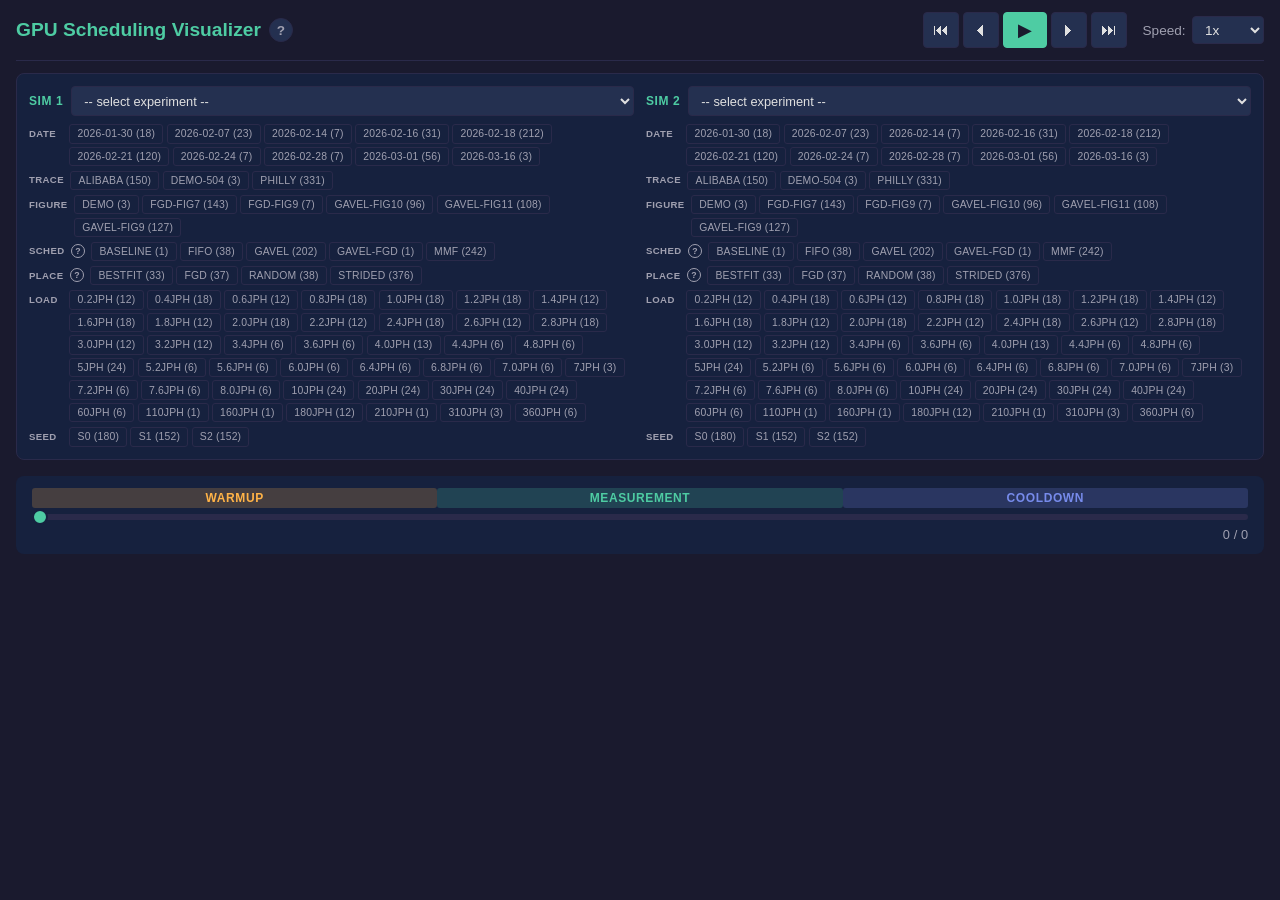
<file: index.html>
<!DOCTYPE html>
<html lang="en">
<head>
  <meta charset="UTF-8">
  <meta name="viewport" content="width=device-width, initial-scale=1.0">
  <title>GPU Scheduling Visualizer</title>
  <link rel="stylesheet" href="src/viz.css">
</head>
<body>
  <!-- Header -->
  <header id="header">
    <div class="header-left">
      <h1>GPU Scheduling Visualizer</h1>
      <button id="btn-help" class="help-btn" title="About this visualizer">?</button>
    </div>
    <div class="header-controls">
      <div class="playback-controls">
        <button id="btn-first" class="playback-btn" title="First frame">&#x23EE;</button>
        <button id="btn-prev" class="playback-btn" title="Previous frame">&#x23F4;</button>
        <button id="btn-play" class="playback-btn play-btn" title="Play/Pause">&#x25B6;</button>
        <button id="btn-next" class="playback-btn" title="Next frame">&#x23F5;</button>
        <button id="btn-last" class="playback-btn" title="Last frame">&#x23ED;</button>
      </div>
      <div class="speed-selector">
        <label for="speed-select">Speed:</label>
        <select id="speed-select">
          <option value="0.25">0.25x</option>
          <option value="0.5">0.5x</option>
          <option value="1" selected>1x</option>
          <option value="2">2x</option>
          <option value="5">5x</option>
          <option value="10">10x</option>
        </select>
      </div>
    </div>
  </header>

  <!-- Experiment Picker -->
  <section id="exp-browser" class="exp-browser">
    <div class="exp-picker" id="exp-picker-1">
      <div class="exp-picker-row">
        <span class="exp-picker-label">Sim 1</span>
        <select class="exp-picker-select" data-sim="0">
          <option value="">-- select experiment --</option>
        </select>
      </div>
      <div class="exp-picker-tags" data-sim="0"></div>
    </div>
    <div class="exp-picker" id="exp-picker-2">
      <div class="exp-picker-row">
        <span class="exp-picker-label">Sim 2</span>
        <select class="exp-picker-select" data-sim="1">
          <option value="">-- select experiment --</option>
        </select>
      </div>
      <div class="exp-picker-tags" data-sim="1"></div>
    </div>
  </section>

  <!-- Timeline Scrubber -->
  <section id="timeline-section">
    <div class="timeline-container">
      <div class="phase-markers">
        <span class="phase-marker phase-warmup">Warmup</span>
        <span class="phase-marker phase-measurement">Measurement</span>
        <span class="phase-marker phase-cooldown">Cooldown</span>
      </div>
      <input type="range" id="timeline-scrubber" min="0" max="100" value="0" step="1">
      <div class="timeline-labels">
        <span id="timeline-current">0</span>
        <span id="timeline-total">/ 0</span>
      </div>
    </div>
  </section>

  <!-- Tab Bar -->
  <nav id="tab-bar" class="tab-bar" hidden>
    <button class="tab-btn active" data-tab="charts">Charts</button>
    <button class="tab-btn" data-tab="heatmap">Heatmap & Metrics</button>
    <button class="tab-btn" data-tab="results">Results</button>
  </nav>

  <!-- Tab: Charts -->
  <div id="tab-charts" class="tab-content">
    <section id="charts-section" class="sim-section" hidden>
      <div class="charts-header">
        <h2 class="sim-title">Comparison</h2>
        <div class="chart-view-controls">
          <label class="chart-view-option">
            <input type="radio" name="chart-view" value="all" checked> All
          </label>
          <label class="chart-view-option">
            <input type="radio" name="chart-view" value="rolling"> Rolling
          </label>
          <div id="rolling-window-controls" class="rolling-window-controls" hidden>
            <input type="number" id="rolling-window-size" value="100" min="10" max="10000" step="10">
            <span class="rolling-window-unit">rounds</span>
          </div>
          <div class="rolling-window-controls">
            <span class="rolling-window-unit">PDF last</span>
            <input type="number" id="pdf-window-size" value="1000" min="10" max="100000" step="100">
            <span class="rolling-window-unit">jobs</span>
          </div>
        </div>
      </div>
      <div class="charts-row">
        <div class="chart-container">
          <canvas id="chart-utilization" width="570" height="200"></canvas>
        </div>
        <div class="chart-container">
          <canvas id="chart-jct" width="570" height="200"></canvas>
        </div>
        <div class="chart-container">
          <canvas id="chart-queue" width="570" height="200"></canvas>
        </div>
        <div class="chart-container">
          <canvas id="chart-jct-pdf" width="570" height="200"></canvas>
        </div>
        <div class="chart-container">
          <canvas id="chart-fragmentation" width="570" height="200"></canvas>
        </div>
        <div class="chart-container">
          <canvas id="chart-pending" width="570" height="200"></canvas>
        </div>
      </div>
    </section>
  </div>

  <!-- Tab: Results -->
  <div id="tab-results" class="tab-content" hidden>
    <section id="results-section" class="sim-section">
        <div class="results-header">
            <h2 class="sim-title">Aggregate Results</h2>
        </div>
        <div id="results-empty" class="results-empty">
            Select a type and trace to view aggregate results.
        </div>
        <div id="results-charts" class="results-charts"></div>
    </section>
  </div>

  <!-- Tab: Heatmap & Metrics -->
  <div id="tab-heatmap" class="tab-content" hidden>
    <!-- Simulation 1 -->
    <section id="sim-1" class="sim-section">
      <div class="sim-header">
        <h2 class="sim-title">Simulation 1</h2>
        <button class="heatmap-expand-btn" data-sim="0">Expand</button>
      </div>
      <div id="alloc-bars-1" class="alloc-bars"></div>
      <div class="metrics-bar">
        <div class="metric-col">
          <div class="metric-headline">
            <span class="metric-label">Utilization</span>
            <span id="metric-util-1" class="metric-value">--</span>
          </div>
          <div class="metric-breakdown" id="metric-util-breakdown-1"></div>
        </div>
        <div class="metric-col">
          <div class="metric-headline">
            <span class="metric-label">Running</span>
            <span id="metric-running-1" class="metric-value">--</span>
          </div>
          <div class="metric-breakdown" id="metric-running-breakdown-1"></div>
        </div>
        <div class="metric-col">
          <div class="metric-headline">
            <span class="metric-label">Queued</span>
            <span id="metric-queued-1" class="metric-value">--</span>
          </div>
          <div class="metric-breakdown" id="metric-queued-breakdown-1"></div>
        </div>
        <div class="metric-col">
          <div class="metric-headline">
            <span class="metric-label">Completed</span>
            <span id="metric-completed-1" class="metric-value">--</span>
          </div>
          <div class="metric-sub-row">
            <span class="metric-sub-label">Avg JCT</span>
            <span id="metric-jct-1" class="metric-sub-value">--</span>
          </div>
        </div>
      </div>
      <div class="metrics-bar frag-metrics">
        <div class="metric-col">
          <div class="metric-headline">
            <span class="metric-label">Frag Rate</span>
            <span id="metric-fragrate-1" class="metric-value">--</span>
          </div>
        </div>
        <div class="metric-col">
          <div class="metric-headline">
            <span class="metric-label">Frag/Total</span>
            <span id="metric-fragtotal-1" class="metric-value">--</span>
          </div>
        </div>
        <div class="metric-col">
          <div class="metric-headline">
            <span class="metric-label">Unallocated</span>
            <span id="metric-unalloc-1" class="metric-value">--</span>
          </div>
        </div>
        <div class="metric-col">
          <div class="metric-headline">
            <span class="metric-label">Occupied Nodes</span>
            <span id="metric-nodes-1" class="metric-value">--</span>
          </div>
        </div>
        <div class="metric-col">
          <div class="metric-headline">
            <span class="metric-label">Pending GPUs</span>
            <span id="metric-pending-1" class="metric-value">--</span>
          </div>
          <div class="metric-breakdown" id="metric-pending-breakdown-1"></div>
        </div>
      </div>
    </section>

    <!-- Simulation 2 (initially hidden) -->
    <section id="sim-2" class="sim-section" hidden>
      <div class="sim-header">
        <h2 class="sim-title">Simulation 2</h2>
        <button class="heatmap-expand-btn" data-sim="1">Expand</button>
      </div>
      <div id="alloc-bars-2" class="alloc-bars"></div>
      <div class="metrics-bar">
        <div class="metric-col">
          <div class="metric-headline">
            <span class="metric-label">Utilization</span>
            <span id="metric-util-2" class="metric-value">--</span>
          </div>
          <div class="metric-breakdown" id="metric-util-breakdown-2"></div>
        </div>
        <div class="metric-col">
          <div class="metric-headline">
            <span class="metric-label">Running</span>
            <span id="metric-running-2" class="metric-value">--</span>
          </div>
          <div class="metric-breakdown" id="metric-running-breakdown-2"></div>
        </div>
        <div class="metric-col">
          <div class="metric-headline">
            <span class="metric-label">Queued</span>
            <span id="metric-queued-2" class="metric-value">--</span>
          </div>
          <div class="metric-breakdown" id="metric-queued-breakdown-2"></div>
        </div>
        <div class="metric-col">
          <div class="metric-headline">
            <span class="metric-label">Completed</span>
            <span id="metric-completed-2" class="metric-value">--</span>
          </div>
          <div class="metric-sub-row">
            <span class="metric-sub-label">Avg JCT</span>
            <span id="metric-jct-2" class="metric-sub-value">--</span>
          </div>
        </div>
      </div>
      <div class="metrics-bar frag-metrics">
        <div class="metric-col">
          <div class="metric-headline">
            <span class="metric-label">Frag Rate</span>
            <span id="metric-fragrate-2" class="metric-value">--</span>
          </div>
        </div>
        <div class="metric-col">
          <div class="metric-headline">
            <span class="metric-label">Frag/Total</span>
            <span id="metric-fragtotal-2" class="metric-value">--</span>
          </div>
        </div>
        <div class="metric-col">
          <div class="metric-headline">
            <span class="metric-label">Unallocated</span>
            <span id="metric-unalloc-2" class="metric-value">--</span>
          </div>
        </div>
        <div class="metric-col">
          <div class="metric-headline">
            <span class="metric-label">Occupied Nodes</span>
            <span id="metric-nodes-2" class="metric-value">--</span>
          </div>
        </div>
        <div class="metric-col">
          <div class="metric-headline">
            <span class="metric-label">Pending GPUs</span>
            <span id="metric-pending-2" class="metric-value">--</span>
          </div>
          <div class="metric-breakdown" id="metric-pending-breakdown-2"></div>
        </div>
      </div>
    </section>

    <!-- Queue Panels -->
    <section id="queue-section">
      <div class="queue-panels">
        <div class="queue-panel" id="queue-panel-1">
          <h3>Queue - Simulation 1</h3>
          <ul id="queue-list-1" class="queue-list"></ul>
        </div>
        <div class="queue-panel" id="queue-panel-2">
          <h3>Queue - Simulation 2</h3>
          <ul id="queue-list-2" class="queue-list"></ul>
        </div>
      </div>
    </section>
  </div>

  <!-- Help Modal -->
  <div id="help-modal" class="modal-overlay" hidden>
    <div class="modal-content">
      <button id="modal-close" class="modal-close">&times;</button>
      <h2>About This Visualizer</h2>
      <p>
        This tool visualizes GPU cluster scheduling simulations from
        <a href="https://www.usenix.org/conference/osdi20/presentation/narayanan-deepak" target="_blank" rel="noopener">Gavel</a>
        (Narayanan et al., OSDI 2020). It compares two scheduling policies
        side-by-side, showing how each allocates GPUs to jobs over time.
      </p>

      <h3>What You're Seeing</h3>
      <ul>
        <li><strong>Simulation 1</strong> runs Gavel's heterogeneity-aware policy
          (<code>MaxMinFairness_Perf</code>), which accounts for how different
          job types perform on different GPU types.</li>
        <li><strong>Simulation 2</strong> runs the baseline policy
          (<code>MaxMinFairness</code>), which treats all GPUs as interchangeable.</li>
        <li>Both run the same job trace on a 108-GPU cluster (36 K80 + 36 P100 + 36 V100).</li>
      </ul>

      <h3>GPU Grid</h3>
      <p>
        Each row is a GPU. Color indicates the running job type.
        Black cells are idle. The grid updates as you scrub through time.
      </p>

      <h3>Charts</h3>
      <ul>
        <li><strong>Utilization</strong> -- GPU occupancy (fraction of GPUs in use)
          and effective utilization (throughput-weighted).</li>
        <li><strong>JCT</strong> -- Moving average job completion time (last 100 jobs)
          in hours.</li>
        <li><strong>Queue &amp; Arrivals</strong> -- Number of queued jobs (left axis)
          and job arrival rate (right axis).</li>
        <li><strong>JCT CDF</strong> -- Cumulative distribution of recent job
          completion times. Read as "X% of jobs completed within Y hours."</li>
        <li><strong>Fragmentation</strong> -- FGD paper metrics. "Frag Rate"
          (fragmentation / unallocated GPUs) shows what fraction of idle GPUs
          are stranded on nodes that can't fit any popular task. "Frag/Total"
          normalizes over the full cluster. Requires <code>--gpus-per-node</code>
          in preprocessing for accurate node topology.</li>
        <li><strong>Pending GPU Demand</strong> -- Stacked area chart of queued
          GPU demand broken down by job scale factor (1-GPU, 2-GPU, etc.).</li>
      </ul>

      <h3>Controls</h3>
      <ul>
        <li>Play/pause, step forward/back, jump to start/end.</li>
        <li>Timeline scrubber to jump to any point.</li>
        <li>Keyboard: <kbd>Space</kbd> (play), <kbd>Arrow keys</kbd> (step),
          <kbd>Home</kbd>/<kbd>End</kbd> (jump).</li>
        <li>All/Rolling toggle switches charts between full history and a sliding window.</li>
        <li>Hover any chart for a crosshair tooltip with exact values.</li>
      </ul>

      <h3>Experiment Browser</h3>
      <p>
        Use the tag filters at the top to narrow experiments by trace (Alibaba/Philly),
        policy (Baseline/Gavel/FGD), placement mode, and load level. Select an experiment
        from the dropdown to load it. Both sim slots can be changed independently for
        side-by-side comparison.
      </p>
    </div>
  </div>

  <script type="module" src="src/viz.js"></script>
</body>
</html>
</file>
<file: src/viz.css>
/* GPU Scheduling Visualizer - Dark Theme */

* {
  margin: 0;
  padding: 0;
  box-sizing: border-box;
}

:root {
  --bg-primary: #1a1a2e;
  --bg-panel: #16213e;
  --accent: #4ecca3;
  --accent-hover: #3db890;
  --text-primary: #e0e0e0;
  --text-secondary: #a0a0b0;
  --border-color: #2a2a4a;
  --btn-bg: #243050;
  --btn-hover: #2d3d66;
}

body {
  font-family: -apple-system, BlinkMacSystemFont, "Segoe UI", Roboto, Helvetica, Arial, sans-serif;
  background-color: var(--bg-primary);
  color: var(--text-primary);
  min-height: 100vh;
  padding: 0 1rem 2rem;
}

/* Header */
#header {
  display: flex;
  align-items: center;
  gap: 1.5rem;
  padding: 0.75rem 0;
  border-bottom: 1px solid var(--border-color);
  flex-wrap: wrap;
}

.header-left {
  display: flex;
  align-items: center;
  gap: 0.5rem;
}

.header-left h1 {
  font-size: 1.2rem;
  font-weight: 600;
  color: var(--accent);
  white-space: nowrap;
}

.help-btn {
  width: 24px;
  height: 24px;
  border-radius: 50%;
  border: 1px solid var(--border-color);
  background: var(--btn-bg);
  color: var(--text-secondary);
  font-size: 0.85rem;
  font-weight: 700;
  cursor: pointer;
  display: flex;
  align-items: center;
  justify-content: center;
  transition: background 0.15s, border-color 0.15s, color 0.15s;
}

.help-btn:hover {
  background: var(--btn-hover);
  border-color: var(--accent);
  color: var(--accent);
}

/* Experiment Browser */
.exp-browser {
  display: grid;
  grid-template-columns: 1fr 1fr;
  gap: 0.75rem;
  margin-top: 0.75rem;
  padding: 0.75rem;
  background: var(--bg-panel);
  border-radius: 8px;
  border: 1px solid var(--border-color);
}

.exp-picker {
  display: flex;
  flex-direction: column;
  gap: 0.5rem;
}

.exp-picker-row {
  display: flex;
  align-items: center;
  gap: 0.5rem;
}

.exp-picker-label {
  font-size: 0.75rem;
  font-weight: 600;
  color: var(--accent);
  text-transform: uppercase;
  letter-spacing: 0.05em;
  white-space: nowrap;
  flex-shrink: 0;
}

.exp-picker-tags {
  display: flex;
  flex-direction: column;
  gap: 0.3rem;
}

.exp-filter-group {
  display: flex;
  align-items: flex-start;
  gap: 0.4rem;
}

.exp-filter-label {
  font-size: 0.6rem;
  font-weight: 700;
  color: var(--text-secondary);
  text-transform: uppercase;
  letter-spacing: 0.04em;
  min-width: 34px;
  padding-top: 0.22rem;
  flex-shrink: 0;
}

.exp-filter-buttons {
  display: flex;
  gap: 0.2rem;
  flex-wrap: wrap;
}

.exp-tag {
  font-size: 0.65rem;
  padding: 0.2rem 0.45rem;
  border-radius: 3px;
  border: 1px solid var(--border-color);
  background: transparent;
  color: var(--text-secondary);
  cursor: pointer;
  white-space: nowrap;
  transition: all 0.12s;
  font-weight: 500;
  text-transform: uppercase;
  letter-spacing: 0.02em;
}

.exp-tag:hover {
  border-color: var(--accent);
  color: var(--text-primary);
}

.exp-tag.active {
  background: var(--accent);
  color: var(--bg-primary);
  border-color: var(--accent);
  font-weight: 600;
}

.exp-filter-help {
  font-size: 0.55rem;
  width: 14px;
  height: 14px;
  border-radius: 50%;
  border: 1px solid var(--text-secondary);
  background: transparent;
  color: var(--text-secondary);
  cursor: pointer;
  display: inline-flex;
  align-items: center;
  justify-content: center;
  flex-shrink: 0;
  margin-top: 0.15rem;
  font-weight: 700;
  line-height: 1;
  transition: all 0.12s;
}

.exp-filter-help:hover {
  border-color: var(--accent);
  color: var(--accent);
}

.exp-help-popup {
  position: absolute;
  top: 100%;
  left: 0;
  z-index: 100;
  background: var(--bg-secondary);
  border: 1px solid var(--border-color);
  border-radius: 6px;
  padding: 0.5rem 0.65rem;
  min-width: 320px;
  max-width: 420px;
  box-shadow: 0 4px 12px rgba(0,0,0,0.3);
  margin-top: 0.3rem;
}

.exp-help-item {
  display: flex;
  gap: 0.5rem;
  padding: 0.25rem 0;
  align-items: baseline;
}

.exp-help-item + .exp-help-item {
  border-top: 1px solid var(--border-color);
}

.exp-help-name {
  font-size: 0.65rem;
  font-weight: 700;
  color: var(--accent);
  text-transform: uppercase;
  letter-spacing: 0.02em;
  min-width: 80px;
  flex-shrink: 0;
}

.exp-help-desc {
  font-size: 0.65rem;
  color: var(--text-secondary);
  line-height: 1.35;
}

.exp-picker-select {
  background: var(--btn-bg);
  color: var(--text-primary);
  border: 1px solid var(--border-color);
  border-radius: 4px;
  padding: 0.35rem 0.5rem;
  font-size: 0.8rem;
  cursor: pointer;
  flex: 1;
  min-width: 0;
}

.exp-picker-select:hover {
  border-color: var(--accent);
}

.exp-picker-select option {
  background: var(--bg-panel);
  color: var(--text-primary);
}

.exp-picker-select option.partial {
  color: var(--text-secondary);
  font-style: italic;
}

.header-controls {
  display: flex;
  align-items: center;
  gap: 1rem;
  margin-left: auto;
}

/* Playback Controls */
.playback-controls {
  display: flex;
  gap: 0.25rem;
}

.playback-btn {
  background: var(--btn-bg);
  color: var(--text-primary);
  border: 1px solid var(--border-color);
  border-radius: 4px;
  width: 36px;
  height: 36px;
  font-size: 1rem;
  cursor: pointer;
  display: flex;
  align-items: center;
  justify-content: center;
  transition: background 0.15s, border-color 0.15s;
}

.playback-btn:hover {
  background: var(--btn-hover);
  border-color: var(--accent);
}

.playback-btn:active {
  background: var(--accent);
  color: var(--bg-primary);
}

.playback-btn.play-btn {
  width: 44px;
  font-size: 1.1rem;
  background: var(--accent);
  color: var(--bg-primary);
  border-color: var(--accent);
}

.playback-btn.play-btn:hover {
  background: var(--accent-hover);
  border-color: var(--accent-hover);
}

/* Speed Selector */
.speed-selector {
  display: flex;
  align-items: center;
  gap: 0.4rem;
}

.speed-selector label {
  font-size: 0.85rem;
  color: var(--text-secondary);
}

#speed-select {
  background: var(--btn-bg);
  color: var(--text-primary);
  border: 1px solid var(--border-color);
  border-radius: 4px;
  padding: 0.3rem 0.5rem;
  font-size: 0.85rem;
  cursor: pointer;
}

#speed-select:hover {
  border-color: var(--accent);
}

/* Timeline */
#timeline-section {
  margin-top: 1rem;
  padding: 0.75rem 1rem;
  background: var(--bg-panel);
  border-radius: 8px;
}

.timeline-container {
  display: flex;
  flex-direction: column;
  gap: 0.4rem;
}

.phase-markers {
  display: flex;
  gap: 0;
  width: 100%;
}

.phase-marker {
  flex: 1;
  text-align: center;
  font-size: 0.75rem;
  font-weight: 600;
  text-transform: uppercase;
  letter-spacing: 0.05em;
  padding: 0.2rem 0;
  border-radius: 3px;
}

.phase-warmup {
  background: rgba(255, 179, 71, 0.2);
  color: #ffb347;
}

.phase-measurement {
  background: rgba(78, 204, 163, 0.2);
  color: var(--accent);
}

.phase-cooldown {
  background: rgba(119, 139, 235, 0.2);
  color: #778beb;
}

#timeline-scrubber {
  width: 100%;
  height: 6px;
  -webkit-appearance: none;
  appearance: none;
  background: var(--border-color);
  border-radius: 3px;
  outline: none;
  cursor: pointer;
}

#timeline-scrubber::-webkit-slider-thumb {
  -webkit-appearance: none;
  width: 16px;
  height: 16px;
  border-radius: 50%;
  background: var(--accent);
  cursor: pointer;
  border: 2px solid var(--bg-panel);
}

#timeline-scrubber::-moz-range-thumb {
  width: 16px;
  height: 16px;
  border-radius: 50%;
  background: var(--accent);
  cursor: pointer;
  border: 2px solid var(--bg-panel);
}

.timeline-labels {
  display: flex;
  gap: 0.25rem;
  font-size: 0.8rem;
  color: var(--text-secondary);
  justify-content: flex-end;
}

/* Tab Bar */
.tab-bar {
  display: flex;
  gap: 0;
  margin-top: 0.75rem;
  border-bottom: 1px solid var(--border-color);
}

.tab-bar[hidden] {
  display: none;
}

.tab-btn {
  background: none;
  border: none;
  border-bottom: 2px solid transparent;
  color: var(--text-secondary);
  font-size: 0.85rem;
  font-weight: 600;
  padding: 0.5rem 1.25rem;
  cursor: pointer;
  transition: color 0.15s, border-color 0.15s;
}

.tab-btn:hover {
  color: var(--text-primary);
}

.tab-btn.active {
  color: var(--accent);
  border-bottom-color: var(--accent);
}

/* Tab Content */
.tab-content[hidden] {
  display: none;
}

/* Results Tab */
.results-header {
    display: flex;
    align-items: center;
    justify-content: space-between;
    margin-bottom: 0.75rem;
}

.results-empty {
    text-align: center;
    padding: 3rem 1rem;
    color: var(--text-secondary);
    font-size: 0.9rem;
}

.results-charts {
    display: flex;
    flex-direction: column;
    gap: 0.75rem;
}

.results-chart-container {
    border: 1px solid var(--border-color);
    border-radius: 6px;
    background: var(--bg-primary);
    overflow: hidden;
    position: relative;
}

.results-chart-container canvas {
    display: block;
    width: 100%;
    cursor: crosshair;
}

/* Single-sim full-width mode */
#tab-heatmap.single-sim #sim-1 {
  max-width: 100%;
}

#tab-heatmap.single-sim #sim-1 .canvas-container {
  max-width: 100%;
}

#tab-heatmap.single-sim #queue-section .queue-panels {
  grid-template-columns: 1fr;
}

#tab-heatmap.single-sim #queue-panel-2 {
  display: none;
}

/* Simulation Sections */
.sim-section {
  margin-top: 1rem;
  background: var(--bg-panel);
  border-radius: 8px;
  padding: 1rem;
}

.sim-section[hidden] {
  display: none;
}

.sim-header {
  display: flex;
  align-items: center;
  justify-content: space-between;
  margin-bottom: 0.75rem;
}

.sim-header .sim-title {
  margin-bottom: 0;
}

.sim-title {
  font-size: 1rem;
  font-weight: 600;
  margin-bottom: 0.75rem;
  color: var(--accent);
}

.heatmap-expand-btn {
  background: var(--btn-bg);
  color: var(--text-secondary);
  border: 1px solid var(--border-color);
  border-radius: 4px;
  padding: 0.2rem 0.7rem;
  cursor: pointer;
  font-size: 0.75rem;
  transition: background 0.15s, border-color 0.15s, color 0.15s;
}

.heatmap-expand-btn:hover {
  background: var(--btn-hover);
  border-color: var(--accent);
  color: var(--text-primary);
}

/* Allocation Bars */
.alloc-bars {
  display: flex;
  flex-direction: column;
  gap: 0.35rem;
}

.alloc-bar-row {
  display: flex;
  align-items: center;
  gap: 0.5rem;
  height: 28px;
}

.alloc-bar-label {
  width: 70px;
  flex-shrink: 0;
  font-size: 0.75rem;
  font-weight: 600;
  color: var(--text-secondary);
  text-transform: uppercase;
  text-align: right;
  font-variant-numeric: tabular-nums;
}

.alloc-bar-track {
  flex: 1;
  height: 100%;
  background: #0d1117;
  border-radius: 4px;
  overflow: hidden;
  display: flex;
  position: relative;
}

.alloc-bar-seg {
  height: 100%;
  min-width: 0;
  transition: width 0.15s ease;
  position: relative;
}

.alloc-bar-seg:hover {
  filter: brightness(1.3);
}

.alloc-bar-pct {
  width: 48px;
  flex-shrink: 0;
  font-size: 0.75rem;
  color: var(--text-secondary);
  font-variant-numeric: tabular-nums;
  text-align: right;
}

.alloc-bar-idle {
  width: 60px;
  flex-shrink: 0;
  font-size: 0.7rem;
  color: #666;
  font-variant-numeric: tabular-nums;
}

/* Bar tooltip (reuses .heatmap-tip style) */
.alloc-bar-tip {
  position: fixed;
  background: rgba(0, 0, 0, 0.92);
  color: var(--text-primary);
  font-size: 0.8rem;
  padding: 0.3rem 0.6rem;
  border-radius: 4px;
  pointer-events: none;
  white-space: nowrap;
  z-index: 100;
  border: 1px solid var(--border-color);
  display: none;
}

/* Metrics Bar -- horizontal strip below canvas */
.metrics-bar {
  display: grid;
  grid-template-columns: repeat(4, 1fr);
  gap: 0;
  margin-top: 0.5rem;
  background: var(--bg-primary);
  border: 1px solid var(--border-color);
  border-radius: 6px;
  overflow: hidden;
}

.metrics-bar.frag-metrics {
  grid-template-columns: repeat(5, 1fr);
  margin-top: 0;
  border-top: none;
  border-radius: 0 0 6px 6px;
}

.metrics-bar:has(+ .frag-metrics) {
  border-radius: 6px 6px 0 0;
  margin-bottom: 0;
}

.metric-col {
  padding: 0.5rem 0.75rem;
  border-right: 1px solid var(--border-color);
  min-height: 4.5rem;
}

.metric-col:last-child {
  border-right: none;
}

.metric-headline {
  display: flex;
  justify-content: space-between;
  align-items: baseline;
  margin-bottom: 0.25rem;
}

.metric-label {
  font-size: 0.75rem;
  color: var(--text-secondary);
  text-transform: uppercase;
  letter-spacing: 0.03em;
}

.metric-value {
  font-size: 1rem;
  color: var(--text-primary);
  font-weight: 700;
  font-variant-numeric: tabular-nums;
}

/* Sub-row for secondary metric within a column */
.metric-sub-row {
  display: flex;
  justify-content: space-between;
  align-items: baseline;
  margin-top: 0.25rem;
  padding-top: 0.25rem;
  border-top: 1px solid var(--border-color);
}

.metric-sub-label {
  font-size: 0.7rem;
  color: var(--text-secondary);
  text-transform: uppercase;
  letter-spacing: 0.03em;
}

.metric-sub-value {
  font-size: 0.85rem;
  color: var(--text-primary);
  font-weight: 600;
  font-variant-numeric: tabular-nums;
}

/* Breakdown rows inside each metric column */
.metric-breakdown {
  font-size: 0.7rem;
  color: var(--text-secondary);
  line-height: 1.5;
  font-variant-numeric: tabular-nums;
}

.metric-breakdown:empty {
  display: none;
}

.metric-breakdown .bd-row {
  display: flex;
  justify-content: space-between;
  padding: 0.05rem 0;
}

.metric-breakdown .bd-label {
  opacity: 0.7;
}

.metric-breakdown .bd-value {
  font-weight: 500;
}

/* Queue Section */
#queue-section {
  margin-top: 1rem;
}

.queue-panels {
  display: grid;
  grid-template-columns: 1fr 1fr;
  gap: 1rem;
}

.queue-panel {
  background: var(--bg-panel);
  border-radius: 8px;
  padding: 1rem;
}

.queue-panel h3 {
  font-size: 0.9rem;
  font-weight: 600;
  margin-bottom: 0.6rem;
  color: var(--text-secondary);
}

.queue-list {
  list-style: none;
  max-height: 300px;
  overflow-y: auto;
  padding-right: 0.5rem;
}

.queue-list::-webkit-scrollbar {
  width: 6px;
}

.queue-list::-webkit-scrollbar-track {
  background: var(--bg-primary);
  border-radius: 3px;
}

.queue-list::-webkit-scrollbar-thumb {
  background: var(--border-color);
  border-radius: 3px;
}

.queue-list::-webkit-scrollbar-thumb:hover {
  background: var(--accent);
}

.queue-item {
  display: flex;
  align-items: center;
  gap: 0.4rem;
  padding: 0.35rem 0.5rem;
  border-radius: 4px;
  font-size: 0.8rem;
  margin-bottom: 0.25rem;
  background: var(--bg-primary);
  border-left: 3px solid var(--border-color);
}

.queue-item .queue-job-name {
  flex: 1;
}

.queue-item .queue-gpu-badge {
  font-size: 0.7rem;
  background: rgba(255, 255, 255, 0.08);
  border-radius: 3px;
  padding: 0.1rem 0.35rem;
  white-space: nowrap;
  font-variant-numeric: tabular-nums;
}

.queue-item .queue-job-id {
  opacity: 0.6;
  font-size: 0.75rem;
}

/* Job Type Colors */
.job-resnet {
  border-left-color: #4a9eff;
  color: #4a9eff;
}

.job-transformer {
  border-left-color: #4ecca3;
  color: #4ecca3;
}

.job-language_model {
  border-left-color: #ffb347;
  color: #ffb347;
}

.job-recommendation {
  border-left-color: #ff6b6b;
  color: #ff6b6b;
}

.job-dcgan {
  border-left-color: #c56cf0;
  color: #c56cf0;
}

.job-cifar10 {
  border-left-color: #78e08f;
  color: #78e08f;
}

.job-deepspeech {
  border-left-color: #f8a5c2;
  color: #f8a5c2;
}

.job-a3c {
  border-left-color: #63cdda;
  color: #63cdda;
}

/* Charts Header */
.charts-header {
  display: flex;
  align-items: center;
  justify-content: space-between;
  margin-bottom: 0.75rem;
}

.charts-header .sim-title {
  margin-bottom: 0;
}

.chart-view-controls {
  display: flex;
  align-items: center;
  gap: 0.75rem;
}

.chart-view-option {
  font-size: 0.8rem;
  color: var(--text-secondary);
  cursor: pointer;
  display: flex;
  align-items: center;
  gap: 0.25rem;
}

.chart-view-option input[type="radio"] {
  accent-color: var(--accent);
}

.rolling-window-controls {
  display: flex;
  align-items: center;
  gap: 0.35rem;
}

.rolling-window-controls input[type="number"] {
  background: var(--btn-bg);
  color: var(--text-primary);
  border: 1px solid var(--border-color);
  border-radius: 4px;
  padding: 0.2rem 0.4rem;
  width: 70px;
  font-size: 0.8rem;
  font-variant-numeric: tabular-nums;
}

.rolling-window-controls input[type="number"]:hover {
  border-color: var(--accent);
}

.rolling-window-unit {
  font-size: 0.75rem;
  color: var(--text-secondary);
}

/* Charts Row */
.charts-row {
  display: grid;
  grid-template-columns: 1fr;
  gap: 0.75rem;
}

.chart-container {
  border: 1px solid var(--border-color);
  border-radius: 6px;
  background: var(--bg-primary);
  overflow: hidden;
}

.chart-container canvas {
  display: block;
  width: 100%;
}

/* Help Modal */
.modal-overlay {
  position: fixed;
  inset: 0;
  background: rgba(0, 0, 0, 0.7);
  display: flex;
  align-items: center;
  justify-content: center;
  z-index: 1000;
  backdrop-filter: blur(4px);
}

.modal-overlay[hidden] {
  display: none;
}

.modal-content {
  background: var(--bg-panel);
  border: 1px solid var(--border-color);
  border-radius: 10px;
  padding: 2rem;
  max-width: 640px;
  max-height: 80vh;
  overflow-y: auto;
  position: relative;
  color: var(--text-primary);
  line-height: 1.6;
}

.modal-content::-webkit-scrollbar {
  width: 6px;
}

.modal-content::-webkit-scrollbar-track {
  background: var(--bg-primary);
  border-radius: 3px;
}

.modal-content::-webkit-scrollbar-thumb {
  background: var(--border-color);
  border-radius: 3px;
}

.modal-close {
  position: absolute;
  top: 0.75rem;
  right: 0.75rem;
  background: none;
  border: none;
  color: var(--text-secondary);
  font-size: 1.5rem;
  cursor: pointer;
  width: 32px;
  height: 32px;
  display: flex;
  align-items: center;
  justify-content: center;
  border-radius: 4px;
  transition: background 0.15s, color 0.15s;
}

.modal-close:hover {
  background: var(--btn-hover);
  color: var(--text-primary);
}

.modal-content h2 {
  font-size: 1.2rem;
  color: var(--accent);
  margin-bottom: 1rem;
}

.modal-content h3 {
  font-size: 0.95rem;
  color: var(--accent);
  margin-top: 1.25rem;
  margin-bottom: 0.5rem;
}

.modal-content p {
  font-size: 0.85rem;
  margin-bottom: 0.75rem;
  color: var(--text-secondary);
}

.modal-content ul {
  font-size: 0.85rem;
  color: var(--text-secondary);
  padding-left: 1.25rem;
  margin-bottom: 0.75rem;
}

.modal-content li {
  margin-bottom: 0.35rem;
}

.modal-content a {
  color: var(--accent);
  text-decoration: none;
}

.modal-content a:hover {
  text-decoration: underline;
}

.modal-content code {
  background: rgba(255, 255, 255, 0.08);
  padding: 0.1rem 0.35rem;
  border-radius: 3px;
  font-size: 0.8rem;
}

.modal-content kbd {
  background: var(--btn-bg);
  border: 1px solid var(--border-color);
  border-radius: 3px;
  padding: 0.1rem 0.4rem;
  font-size: 0.75rem;
  font-family: inherit;
}

/* Heatmap Modal */
.heatmap-modal-overlay {
  position: fixed;
  inset: 0;
  background: rgba(0, 0, 0, 0.85);
  display: flex;
  align-items: center;
  justify-content: center;
  z-index: 1000;
  backdrop-filter: blur(4px);
}

.heatmap-modal-overlay[hidden] {
  display: none;
}

.heatmap-modal-content {
  background: var(--bg-panel);
  border: 1px solid var(--border-color);
  border-radius: 10px;
  width: 95vw;
  height: 90vh;
  display: flex;
  flex-direction: column;
  position: relative;
  overflow: hidden;
}

.heatmap-toolbar {
  display: flex;
  align-items: center;
  gap: 1rem;
  padding: 0.6rem 1rem;
  border-bottom: 1px solid var(--border-color);
  flex-shrink: 0;
}

.heatmap-modal-title {
  font-weight: 600;
  color: var(--accent);
  font-size: 0.95rem;
  flex: 1;
}

.heatmap-zoom-group {
  display: flex;
  align-items: center;
  gap: 0.35rem;
}

.heatmap-zoom-btn {
  background: var(--btn-bg);
  color: var(--text-primary);
  border: 1px solid var(--border-color);
  border-radius: 4px;
  padding: 0.25rem 0.6rem;
  cursor: pointer;
  font-size: 0.85rem;
  transition: background 0.15s, border-color 0.15s;
}

.heatmap-zoom-btn:hover {
  background: var(--btn-hover);
  border-color: var(--accent);
}

.heatmap-zoom-label {
  font-size: 0.8rem;
  color: var(--text-secondary);
  min-width: 36px;
  text-align: center;
  font-variant-numeric: tabular-nums;
}

.heatmap-scroll {
  flex: 1;
  overflow: auto;
  padding: 0.5rem;
}

.heatmap-scroll canvas {
  display: block;
}

.heatmap-legend {
  display: flex;
  flex-wrap: wrap;
  gap: 0.75rem;
  padding: 0.5rem 1rem;
  border-top: 1px solid var(--border-color);
  flex-shrink: 0;
}

.heatmap-legend-item {
  display: flex;
  align-items: center;
  gap: 0.3rem;
  font-size: 0.75rem;
  color: var(--text-secondary);
}

.heatmap-legend-swatch {
  display: inline-block;
  width: 12px;
  height: 12px;
  border-radius: 2px;
  flex-shrink: 0;
}

.heatmap-tip {
  position: absolute;
  background: rgba(0, 0, 0, 0.92);
  color: var(--text-primary);
  font-size: 0.8rem;
  padding: 0.3rem 0.6rem;
  border-radius: 4px;
  pointer-events: none;
  white-space: nowrap;
  z-index: 10;
  border: 1px solid var(--border-color);
}

.heatmap-tip[hidden] {
  display: none;
}

/* Responsive */


@media (max-width: 900px) {
  .sim-body {
    grid-template-columns: 1fr;
  }

  .queue-panels {
    grid-template-columns: 1fr;
  }

  #header {
    flex-direction: column;
    align-items: flex-start;
  }

  .header-controls {
    margin-left: 0;
  }

  .exp-browser {
    grid-template-columns: 1fr;
  }

  .chart-view-controls {
    flex-wrap: wrap;
  }
}
</file>
